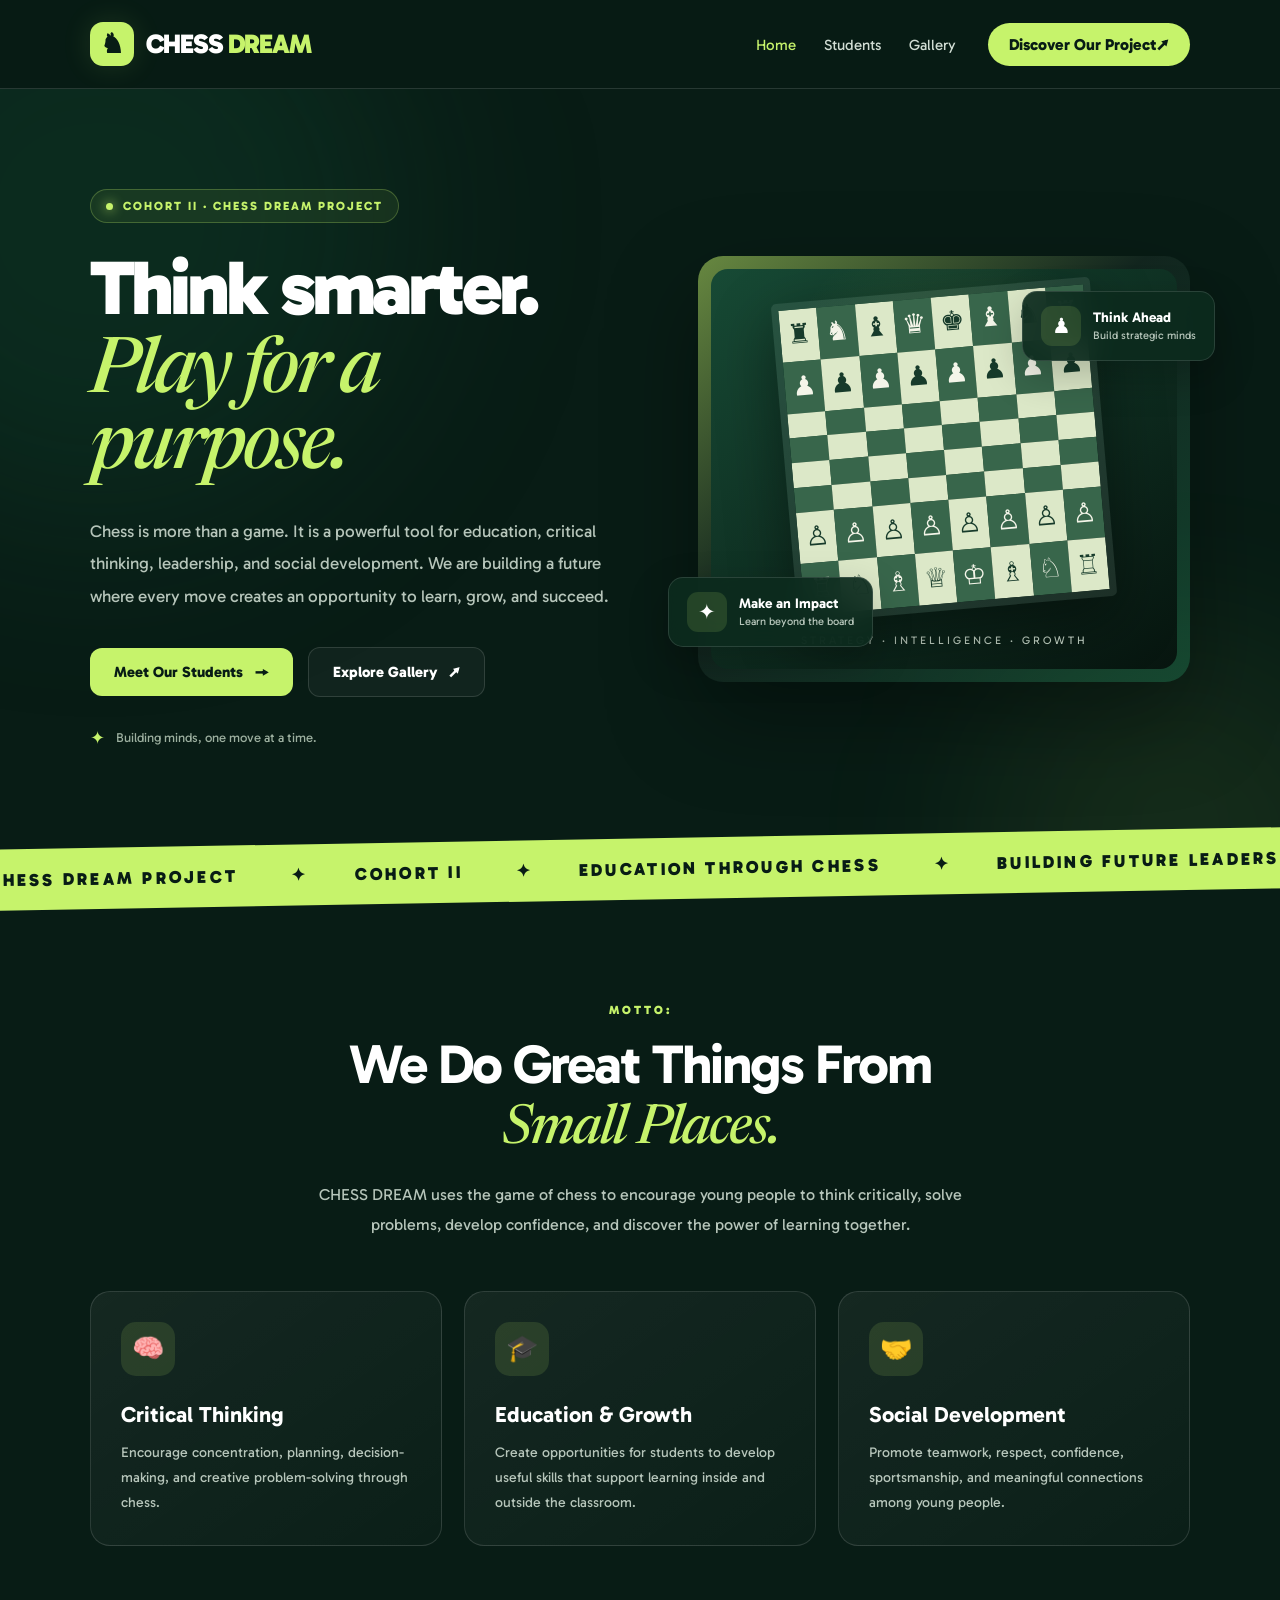
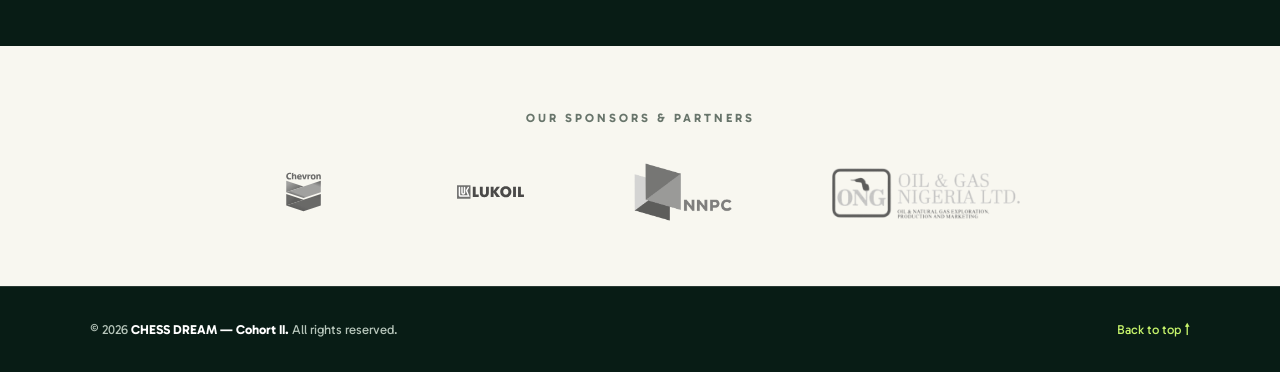
<file: index.html>
<!DOCTYPE html>
<html lang="en">

<head>
  <meta charset="UTF-8">
  <meta name="viewport" content="width=device-width, initial-scale=1.0">

  <meta name="theme-color" content="#081c15">
  <meta name="description"
    content="CHESS DREAM Cohort II — Using chess as a tool for education, leadership, and social development.">

  <title>CHESS DREAM | Cohort II</title>

  <!-- Google Fonts -->
  <link rel="preconnect" href="https://fonts.googleapis.com">
  <link rel="preconnect" href="https://fonts.gstatic.com" crossorigin>

  <link
    href="https://fonts.googleapis.com/css2?family=Gabarito:wght@400;500;600;700;800;900&family=Newsreader:opsz,wght@6..72,400;6..72,500;6..72,600;6..72,700&display=swap"
    rel="stylesheet">

  <link rel="stylesheet" href="index.css">

</head>

<body>

  <!-- NAVIGATION -->
  <header>
    <nav class="navbar" aria-label="Main navigation">

      <a class="navbar-brand" href="index.html" aria-label="Chess Dream home">
        <span class="brand-icon" aria-hidden="true">♞</span>
        <span>CHESS <span class="brand-highlight">DREAM</span></span>
      </a>

      <button class="menu-toggle" id="menuToggle" type="button" aria-label="Open navigation menu"
        aria-controls="navRight" aria-expanded="false">
        ☰
      </button>

      <div class="nav-right" id="navRight">
        <ul class="nav-links">
          <li><a class="active" href="index.html">Home</a></li>
          <li><a href="student.html">Students</a></li>
          <li><a href="gallery.html">Gallery</a></li>
        </ul>

        <a class="nav-cta" href="#about">
          Discover Our Project <span aria-hidden="true">↗</span>
        </a>
      </div>

    </nav>
  </header>

  <main>

    <!-- HERO SECTION -->
    <section class="hero">

      <div class="hero-content">

        <div class="eyebrow">
          <span class="eyebrow-dot"></span>
          COHORT II · CHESS DREAM PROJECT
        </div>

        <h1>
          Think smarter.
          <span>Play for a purpose.</span>
        </h1>

        <p class="hero-description">
          Chess is more than a game. It is a powerful tool for education,
          critical thinking, leadership, and social development.
          We are building a future where every move creates an opportunity
          to learn, grow, and succeed.
        </p>

        <div class="hero-buttons">
          <a class="button-primary" href="student.html">
            Meet Our Students <span aria-hidden="true">→</span>
          </a>

          <a class="button-secondary" href="gallery.html">
            Explore Gallery <span aria-hidden="true">↗</span>
          </a>
        </div>

        <div class="hero-note">
          <span aria-hidden="true">✦</span>
          Building minds, one move at a time.
        </div>

      </div>

      <!-- Decorative chessboard built with HTML and CSS -->
      <div class="hero-visual" aria-label="Decorative chessboard">

        <div class="visual-frame">

          <div class="visual-inner">

            <div class="chess-board" id="chessBoard" aria-hidden="true"></div>

            <p class="visual-caption">
              Strategy · Intelligence · Growth
            </p>

          </div>

        </div>

        <div class="floating-card top">
          <div class="floating-icon" aria-hidden="true">♟</div>
          <div>
            <strong>Think Ahead</strong>
            <small>Build strategic minds</small>
          </div>
        </div>

        <div class="floating-card bottom">
          <div class="floating-icon" aria-hidden="true">✦</div>
          <div>
            <strong>Make an Impact</strong>
            <small>Learn beyond the board</small>
          </div>
        </div>

      </div>

    </section>

    <!-- MOVING BANNER -->
    <div class="marquee-container" aria-label="Chess Dream Project Cohort Two">
      <div class="marquee-text">
        <span>CHESS DREAM PROJECT</span>
        <span>COHORT II</span>
        <span>EDUCATION THROUGH CHESS</span>
        <span>BUILDING FUTURE LEADERS</span>
        <span aria-hidden="true">CHESS DREAM PROJECT</span>
        <span aria-hidden="true">COHORT II</span>
        <span aria-hidden="true">EDUCATION THROUGH CHESS</span>
        <span aria-hidden="true">BUILDING FUTURE LEADERS</span>
      </div>
    </div>

    <!-- ABOUT THE PROJECT -->
    <section class="section" id="about">

      <div class="section-heading">

        <span class="section-label">MOTTO:</span>

        <h2>
          We Do Great Things From
          <span>Small Places.</span>
        </h2>

        <p>
          CHESS DREAM uses the game of chess to encourage young people
          to think critically, solve problems, develop confidence, and
          discover the power of learning together.
        </p>

      </div>

      <div class="feature-grid">

        <article class="feature-card">
          <div class="feature-icon" aria-hidden="true">🧠</div>
          <h3>Critical Thinking</h3>
          <p>
            Encourage concentration, planning, decision-making, and
            creative problem-solving through chess.
          </p>
        </article>

        <article class="feature-card">
          <div class="feature-icon" aria-hidden="true">🎓</div>
          <h3>Education & Growth</h3>
          <p>
            Create opportunities for students to develop useful skills
            that support learning inside and outside the classroom.
          </p>
        </article>

        <article class="feature-card">
          <div class="feature-icon" aria-hidden="true">🤝</div>
          <h3>Social Development</h3>
          <p>
            Promote teamwork, respect, confidence, sportsmanship,
            and meaningful connections among young people.
          </p>
        </article>

      </div>

    </section>

    <!-- SPONSORS -->
    <section class="sponsors" aria-labelledby="sponsorsHeading">

      <h2 id="sponsorsHeading">Our Sponsors & Partners</h2>

      <div class="sponsor-container">

        <img src="images/logos/chevron.svg" alt="Chevron" loading="lazy">

        <img src="images/logos/lukoil.svg" alt="Lukoil" loading="lazy">

        <img src="images/logos/Nigerian_National_Petroleum_Company_logo.svg.webp"
          alt="Nigerian National Petroleum Company" loading="lazy">

        <img src="images/logos/oil_gas_ng.png" alt="Oil & Gas Nigeria" loading="lazy">
      </div>

    </section>

  </main>

  <!-- FOOTER -->
  <footer class="footer">

    <p>
      © <span id="year"></span>
      <strong>CHESS DREAM — Cohort II.</strong>
      All rights reserved.
    </p>

    <a href="#top" id="backToTop">Back to top ↑</a>

  </footer>

  <script>
    /* =========================
       GENERATE THE CHESSBOARD
    ========================= */

    const chessBoard = document.getElementById("chessBoard");

    const chessPieces = [
      ["♜", "♞", "♝", "♛", "♚", "♝", "♞", "♜"],
      ["♟", "♟", "♟", "♟", "♟", "♟", "♟", "♟"],
      ["", "", "", "", "", "", "", ""],
      ["", "", "", "", "", "", "", ""],
      ["", "", "", "", "", "", "", ""],
      ["", "", "", "", "", "", "", ""],
      ["♙", "♙", "♙", "♙", "♙", "♙", "♙", "♙"],
      ["♖", "♘", "♗", "♕", "♔", "♗", "♘", "♖"]
    ];

    chessPieces.forEach((row, rowIndex) => {
      row.forEach((piece, columnIndex) => {
        const square = document.createElement("div");

        const isLight = (rowIndex + columnIndex) % 2 === 0;

        square.className = `square ${isLight ? "light" : "dark"}`;
        square.textContent = piece;

        chessBoard.appendChild(square);
      });
    });

    /* =========================
       MOBILE NAVIGATION
    ========================= */

    const menuToggle = document.getElementById("menuToggle");
    const navRight = document.getElementById("navRight");

    menuToggle.addEventListener("click", () => {
      const isOpen = navRight.classList.toggle("open");

      menuToggle.setAttribute("aria-expanded", String(isOpen));
      menuToggle.setAttribute(
        "aria-label",
        isOpen ? "Close navigation menu" : "Open navigation menu"
      );

      menuToggle.textContent = isOpen ? "✕" : "☰";
    });

    // Close the menu after selecting a navigation link.
    navRight.querySelectorAll("a").forEach(link => {
      link.addEventListener("click", () => {
        navRight.classList.remove("open");
        menuToggle.setAttribute("aria-expanded", "false");
        menuToggle.setAttribute("aria-label", "Open navigation menu");
        menuToggle.textContent = "☰";
      });
    });

    /* =========================
       AUTOMATIC COPYRIGHT YEAR
    ========================= */

    document.getElementById("year").textContent =
      new Date().getFullYear();
  </script>

</body>

</html>
</file>
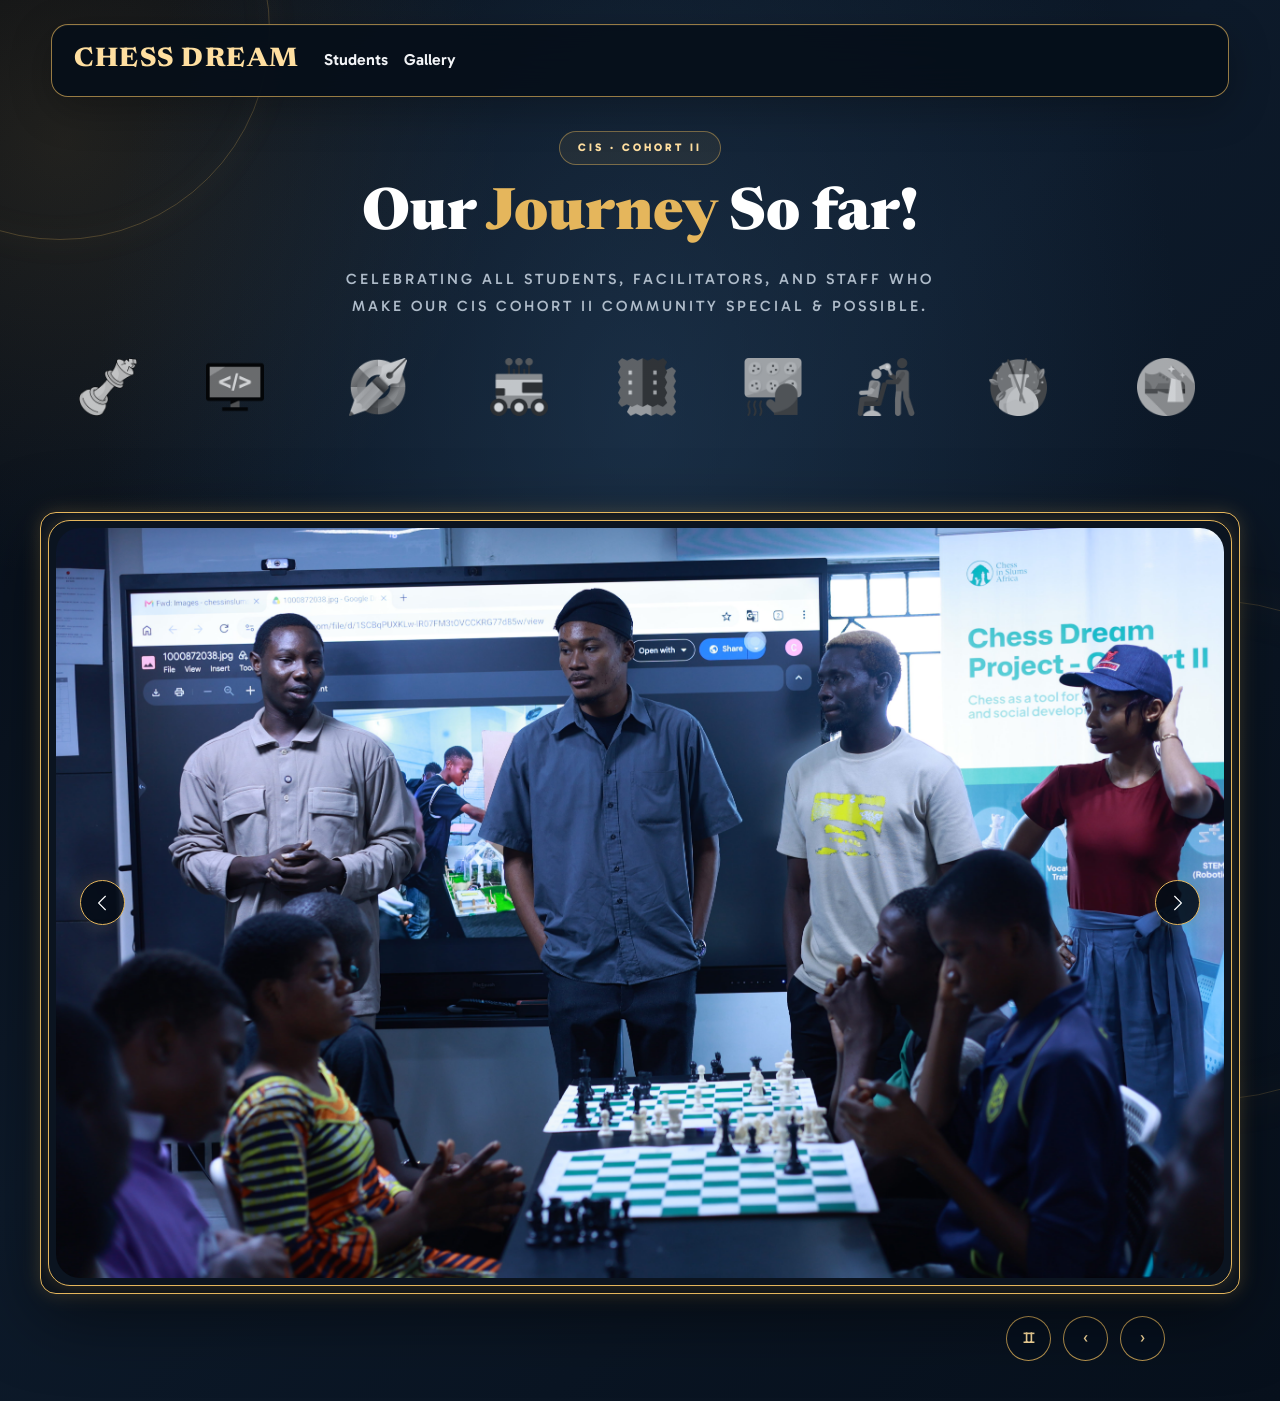
<file: gallery.html>
<!DOCTYPE html>
<html lang="en">

<head>
  <meta charset="UTF-8">
  <meta name="viewport" content="width=device-width, initial-scale=1.0">

  <title>CIS Cohort II | Chess Dream</title>

  <link href="https://cdn.jsdelivr.net/npm/bootstrap@5.3.3/dist/css/bootstrap.min.css" rel="stylesheet">

  <link rel="preconnect" href="https://fonts.googleapis.com">
  <link rel="preconnect" href="https://fonts.gstatic.com" crossorigin>

  <link
    href="https://fonts.googleapis.com/css2?family=Gabarito:wght@400;500;600;700;800;900&family=Newsreader:ital,opsz,wght@0,6..72,300..800;1,6..72,300..800&display=swap"
    rel="stylesheet">
  <link rel="stylesheet" href="gallery.css">
</head>

<body>

  <main>
    <!-- ORIGINAL NAVIGATION BAR -->
    <nav class="navbar navbar-expand-lg navbar-dark" data-bs-theme="dark">

      <div class="container-fluid">

        <a class="navbar-brand" href="index.html">
          CHESS DREAM
        </a>

        <button class="navbar-toggler" type="button" data-bs-toggle="collapse" data-bs-target="#navbarDarkDrawer"
          aria-controls="navbarDarkDrawer" aria-expanded="false" aria-label="Toggle navigation">

          <span class="navbar-toggler-icon"></span>

        </button>

        <div class="collapse navbar-collapse" id="navbarDarkDrawer">

          <ul class="navbar-nav me-auto">

            <li class="nav-item">
              <a class="nav-link" aria-current="page" href="student.html">
                Students
              </a>
            </li>

            <li class="nav-item">
              <a class="nav-link" href="gallery.html">
                Gallery
              </a>
            </li>

          </ul>

        </div>

      </div>
    </nav>


    <!-- STUDENTS HEADING -->
    <section class="students-heading" style="margin: 24px auto 0">
      <div class="students-label">
        CIS · Cohort II
      </div>

      <h1>
        Our <span>Journey</span> So far!
      </h1>


    </section>


    <!-- Vocations & Classes -->
    <section class="voc_classes">

      <!-- <h2>Our Vocation & Classes</h2> -->

      <h2>
        Celebrating all students, facilitators, and staff who make
        our CIS Cohort II community special & possible.
      </h2>

      <div class="voc_classes-container">
        <div>
          <img src="images/icons/king_.png" alt=" Chevron" loading="lazy">
          <label for="">Chess Edu.</label>
        </div>

        <div>
          <img src="images/icons/webcoding.png" alt="Lukoil" loading="lazy">
          <label for="">Web Dev.</label>

        </div>

        <div>
          <img src="images/icons/graphic-designer.png" alt="Nigerian National Petroleum Company" loading="lazy">
          <label for="">Graphic Design</label>
        </div>

        <div>
          <img src="images/icons/robotics.png" alt="Oil & Gas Nigeria" loading="lazy">
          <label for="">Robotics</label>
        </div>

        <div>
          <img src="images/icons/scraps.png" alt="scrapping to style" loading="lazy">
          <label for="">Scrap2Style </label>
        </div>

        <div>
          <img src="images/icons/baking.png" alt="baking" loading="lazy">
          <label for="">Baking</label>
        </div>

        <div>
          <img src="images/icons/barber.png" alt="barbing" loading="lazy">
          <label for="">Barbing</label>
        </div>

        <div>
          <img src="images/icons/scents.png" alt="scent making" loading="lazy">

          <label for="">Scent Making</label>
        </div>

        <div>
          <img src="images/icons/shoemaking.png" alt="scrapping" loading="lazy">

          <label for="">Shoe Making</label>
        </div>

      </div>

    </section>


    <!-- ORIGINAL STUDENT IMAGE SLIDESHOW -->
    <section id="picture_slide">
      <div id="carouselExampleAutoplaying" class="carousel slide" data-bs-ride="carousel" data-bs-interval="1500">

        <div class="slide">
          <div class="carousel-inner">

            <!-- WEEK ONE -->
            <div class="carousel-item active">
              <img src="images/wk1/pic_1.JPG" class="slide__image" alt="CIS student photograph 3" loading="lazy">
            </div>

            <div class="carousel-item">
              <img src="images/wk1/pic_2.JPG" class="slide__image" alt="CIS student photograph 3" loading="lazy">
            </div>

            <div class="carousel-item">
              <img src="images/wk1/pic_3.JPG" class="slide__image" alt="CIS student photograph 3" loading="lazy">
            </div>

            <div class="carousel-item">
              <img src="images/wk1/pic_4.JPG" class="slide__image" alt="CIS student photograph 3" loading="lazy">
            </div>

            <div class="carousel-item">
              <img src="images/wk1/pic_5.JPG" class="slide__image" alt="CIS student photograph 3" loading="lazy">
            </div>

            <div class="carousel-item">
              <img src="images/wk1/pic_6.JPG" class="slide__image" alt="CIS student photograph 3" loading="lazy">
            </div>

            <div class="carousel-item">
              <img src="images/wk1/pic_7.JPG" class="slide__image" alt="CIS student photograph 4" loading="lazy">
            </div>

            <!-- WEEK THREE -->
            <div class="carousel-item">
              <img src="images/wk3/pic_1.jpg" class="slide__image" alt="CIS student photograph 3" loading="lazy">
            </div>

            <div class="carousel-item">
              <img src="images/wk3/pic_2.jpg" class="slide__image" alt="CIS student photograph 3" loading="lazy">
            </div>

            <div class="carousel-item">
              <img src="images/wk3/pic_3.jpg" class="slide__image" alt="CIS student photograph 3" loading="lazy">
            </div>

            <div class="carousel-item">
              <img src="images/wk3/pic_4.jpg" class="slide__image" alt="CIS student photograph 3" loading="lazy">
            </div>

            <div class="carousel-item">
              <img src="images/wk3/pic_5.jpg" class="slide__image" alt="CIS student photograph 3" loading="lazy">
            </div>

            <!-- WEEK SEVEN -->
            <div class="carousel-item">
              <img src="images/wk7/pic_1.jpg" class="slide__image" alt="CIS student photograph 3" loading="lazy">
            </div>

            <!-- WEEK PLUS++ -->
            <div class="carousel-item">
              <img src="images/wk++/pic_1.JPG" class="slide__image" alt="CIS student photograph 1">
            </div>

            <div class="carousel-item">
              <img src="images/wk++/pic_2.jpg" class="slide__image" alt="CIS student photograph 2" loading="lazy">
            </div>

            <div class="carousel-item">
              <img src="images/wk++/pic_3.jpg" class="slide__image" alt="CIS student photograph 3" loading="lazy">
            </div>

            <div class="carousel-item">
              <img src="images/wk++/pic_4.jpg" class="slide__image" alt="CIS student photograph 3" loading="lazy">
            </div>

            <div class="carousel-item">
              <img src="images/wk++/pic_5.jpg" class="slide__image" alt="CIS student photograph 3" loading="lazy">
            </div>

            <div class="carousel-item">
              <img src="images/wk++/pic_6.jpg" class="slide__image" alt="CIS student photograph 3" loading="lazy">
            </div>

            <div class="carousel-item">
              <img src="images/wk++/pic_7.jpg" class="slide__image" alt="CIS student photograph 3" loading="lazy">
            </div>

            <div class="carousel-item">
              <img src="images/wk++/pic_8.jpg" class="slide__image" alt="CIS student photograph 3" loading="lazy">
            </div>

            <div class="carousel-item">
              <img src="images/wk++/pic_9.jpg" class="slide__image" alt="CIS student photograph 3" loading="lazy">
            </div>

            <div class="carousel-item">
              <img src="images/wk++/pic_10.jpg" class="slide__image" alt="CIS student photograph 3" loading="lazy">
            </div>

            <div class="carousel-item">
              <img src="images/wk++/pic_11.jpg" class="slide__image" alt="CIS student photograph 3" loading="lazy">
            </div>

            <div class="carousel-item">
              <img src="images/wk++/pic_12.jpg" class="slide__image" alt="CIS student photograph 3" loading="lazy">
            </div>

            <div class="carousel-item">
              <img src="images/wk++/pic_13.jpg" class="slide__image" alt="CIS student photograph 3" loading="lazy">
            </div>

            <div class="carousel-item">
              <img src="images/wk++/pic_14.jpg" class="slide__image" alt="CIS student photograph 3" loading="lazy">
            </div>

            <div class="carousel-item">
              <img src="images/wk++/pic_15.jpg" class="slide__image" alt="CIS student photograph 3" loading="lazy">
            </div>

            <div class="carousel-item">
              <img src="images/wk++/pic_15_1.jpg" class="slide__image" alt="CIS student photograph 3" loading="lazy">
            </div>

            <div class="carousel-item">
              <img src="images/wk++/pic_15_2.jpg" class="slide__image" alt="CIS student photograph 3" loading="lazy">
            </div>

            <div class="carousel-item">
              <img src="images/wk++/pic_16.jpg" class="slide__image" alt="CIS student photograph 3" loading="lazy">
            </div>

            <div class="carousel-item">
              <img src="images/wk++/pic_17.jpg" class="slide__image" alt="CIS student photograph 3" loading="lazy">
            </div>

            <div class="carousel-item">
              <img src="images/wk++/pic_18.jpg" class="slide__image" alt="CIS student photograph 3" loading="lazy">
            </div>

            <div class="carousel-item">
              <img src="images/wk++/pic_19.jpg" class="slide__image" alt="CIS student photograph 3" loading="lazy">
            </div>

            <div class="carousel-item">
              <img src="images/wk++/pic_20.jpg" class="slide__image" alt="CIS student photograph 3" loading="lazy">
            </div>

            <div class="carousel-item">
              <img src="images/wk++/pic_21.jpg" class="slide__image" alt="CIS student photograph 3" loading="lazy">
            </div>

            <div class="carousel-item">
              <img src="images/wk++/pic_22.jpg" class="slide__image" alt="CIS student photograph 3" loading="lazy">
            </div>

            <div class="carousel-item">
              <img src="images/wk++/pic_23.jpg" class="slide__image" alt="CIS student photograph 3" loading="lazy">
            </div>

            <div class="carousel-item">
              <img src="images/wk++/pic_24.jpg" class="slide__image" alt="CIS student photograph 3" loading="lazy">
            </div>

            <div class="carousel-item">
              <img src="images/wk++/pic_25.jpg" class="slide__image" alt="CIS student photograph 3" loading="lazy">
            </div>

            <div class="carousel-item">
              <img src="images/wk++/pic_26.jpg" class="slide__image" alt="CIS student photograph 3" loading="lazy">
            </div>
          </div>

          <!-- ORIGINAL PREVIOUS AND NEXT CONTROLS -->
          <button class="carousel-control-prev" type="button" data-bs-target="#carouselExampleAutoplaying"
            data-bs-slide="prev" aria-label="Previous slide">

            <span class="carousel-control-prev-icon" aria-hidden="true">
            </span>

            <span class="visually-hidden">Previous</span>

          </button>

          <button class="carousel-control-next" type="button" data-bs-target="#carouselExampleAutoplaying"
            data-bs-slide="next" aria-label="Next slide">

            <span class="carousel-control-next-icon" aria-hidden="true">
            </span>

            <span class="visually-hidden">Next</span>

          </button>

        </div>

      </div>

      <!-- ORIGINAL PLAY, PAUSE AND NAVIGATION CONTROLS -->
      <div class="carousel-controls">

        <button id="pausePlayButton" class="btn-icon" type="button" aria-label="Pause slideshow">

          <span id="pausePlayIcon" aria-hidden="true">Ⅱ</span>

        </button>

        <button class="btn-icon" type="button" data-bs-target="#carouselExampleAutoplaying" data-bs-slide="prev"
          aria-label="Previous slide">

          <span aria-hidden="true">‹</span>

        </button>

        <button class="btn-icon" type="button" data-bs-target="#carouselExampleAutoplaying" data-bs-slide="next"
          aria-label="Next slide">

          <span aria-hidden="true">›</span>

        </button>

      </div>
    </section>
  </main>

  <!-- BOOTSTRAP JAVASCRIPT -->
  <script src="https://cdn.jsdelivr.net/npm/bootstrap@5.3.3/dist/js/bootstrap.bundle.min.js"></script>
</body>

</html>
</file>
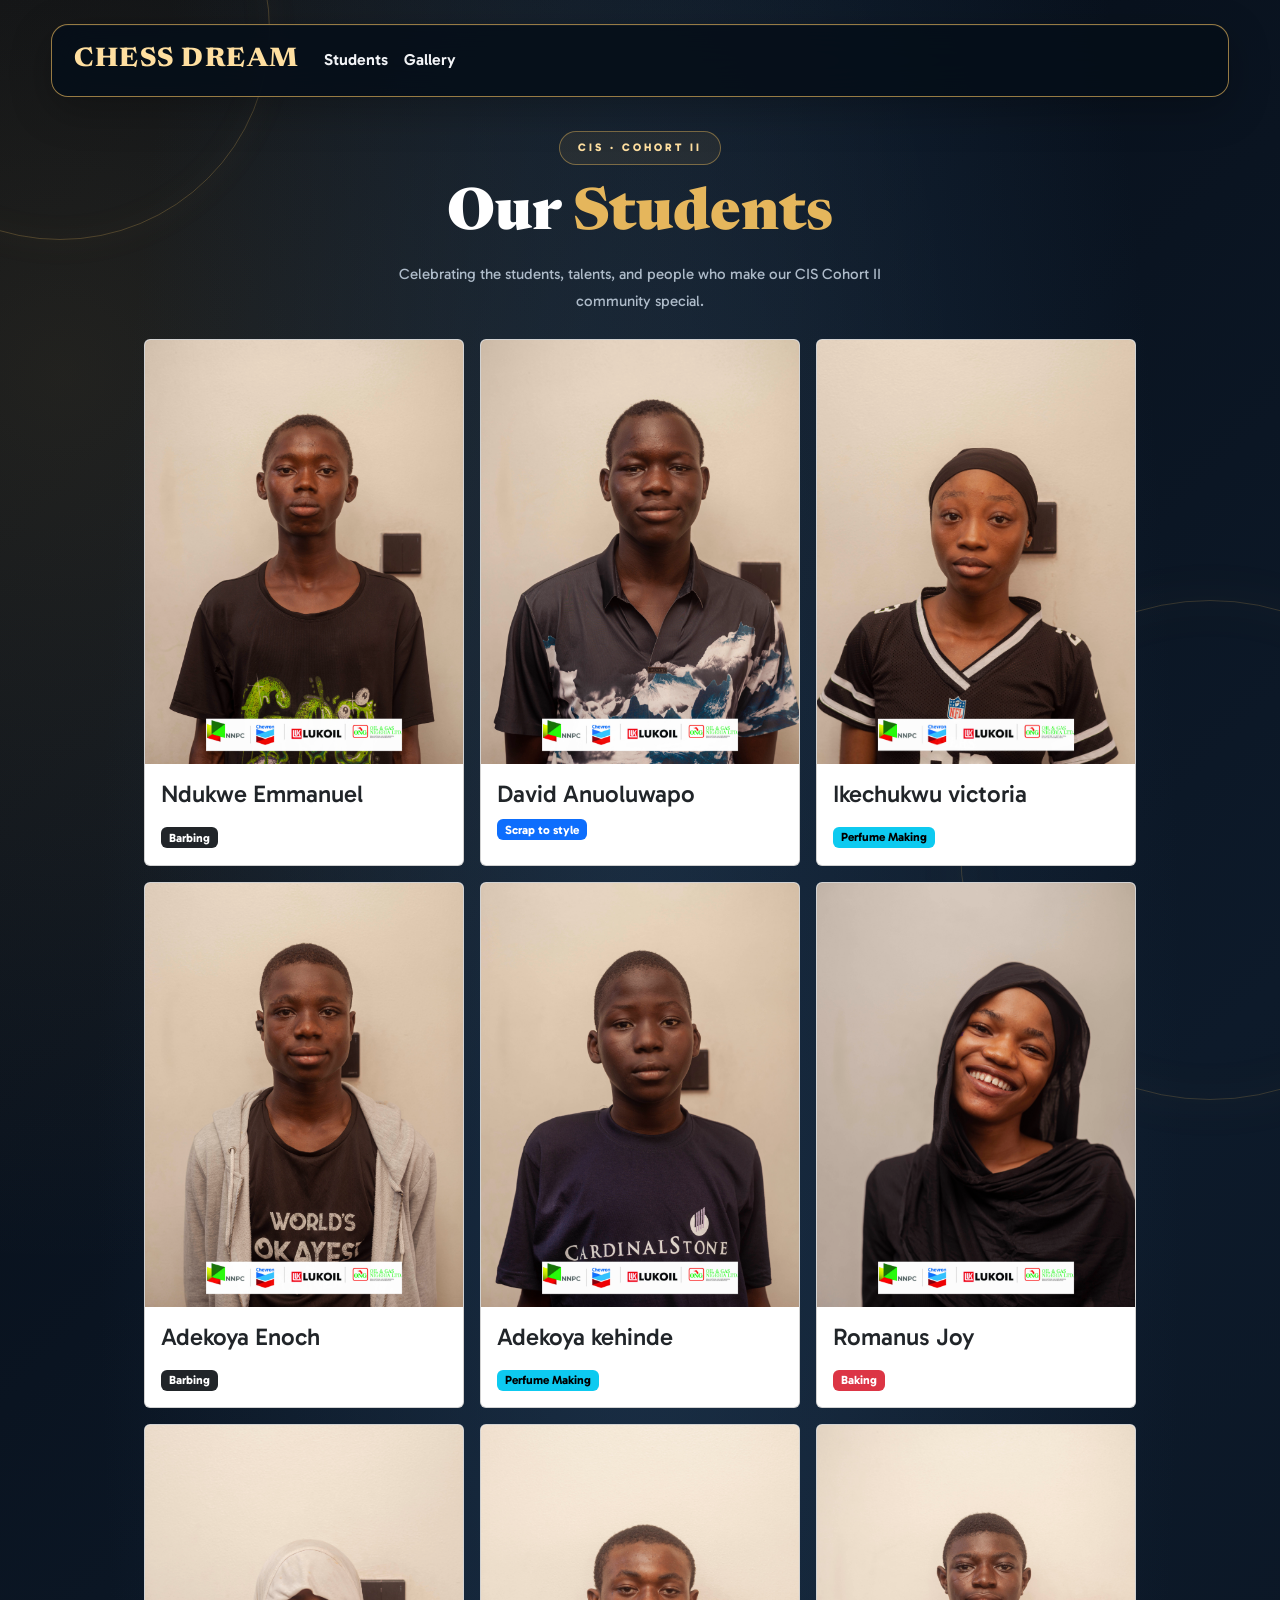
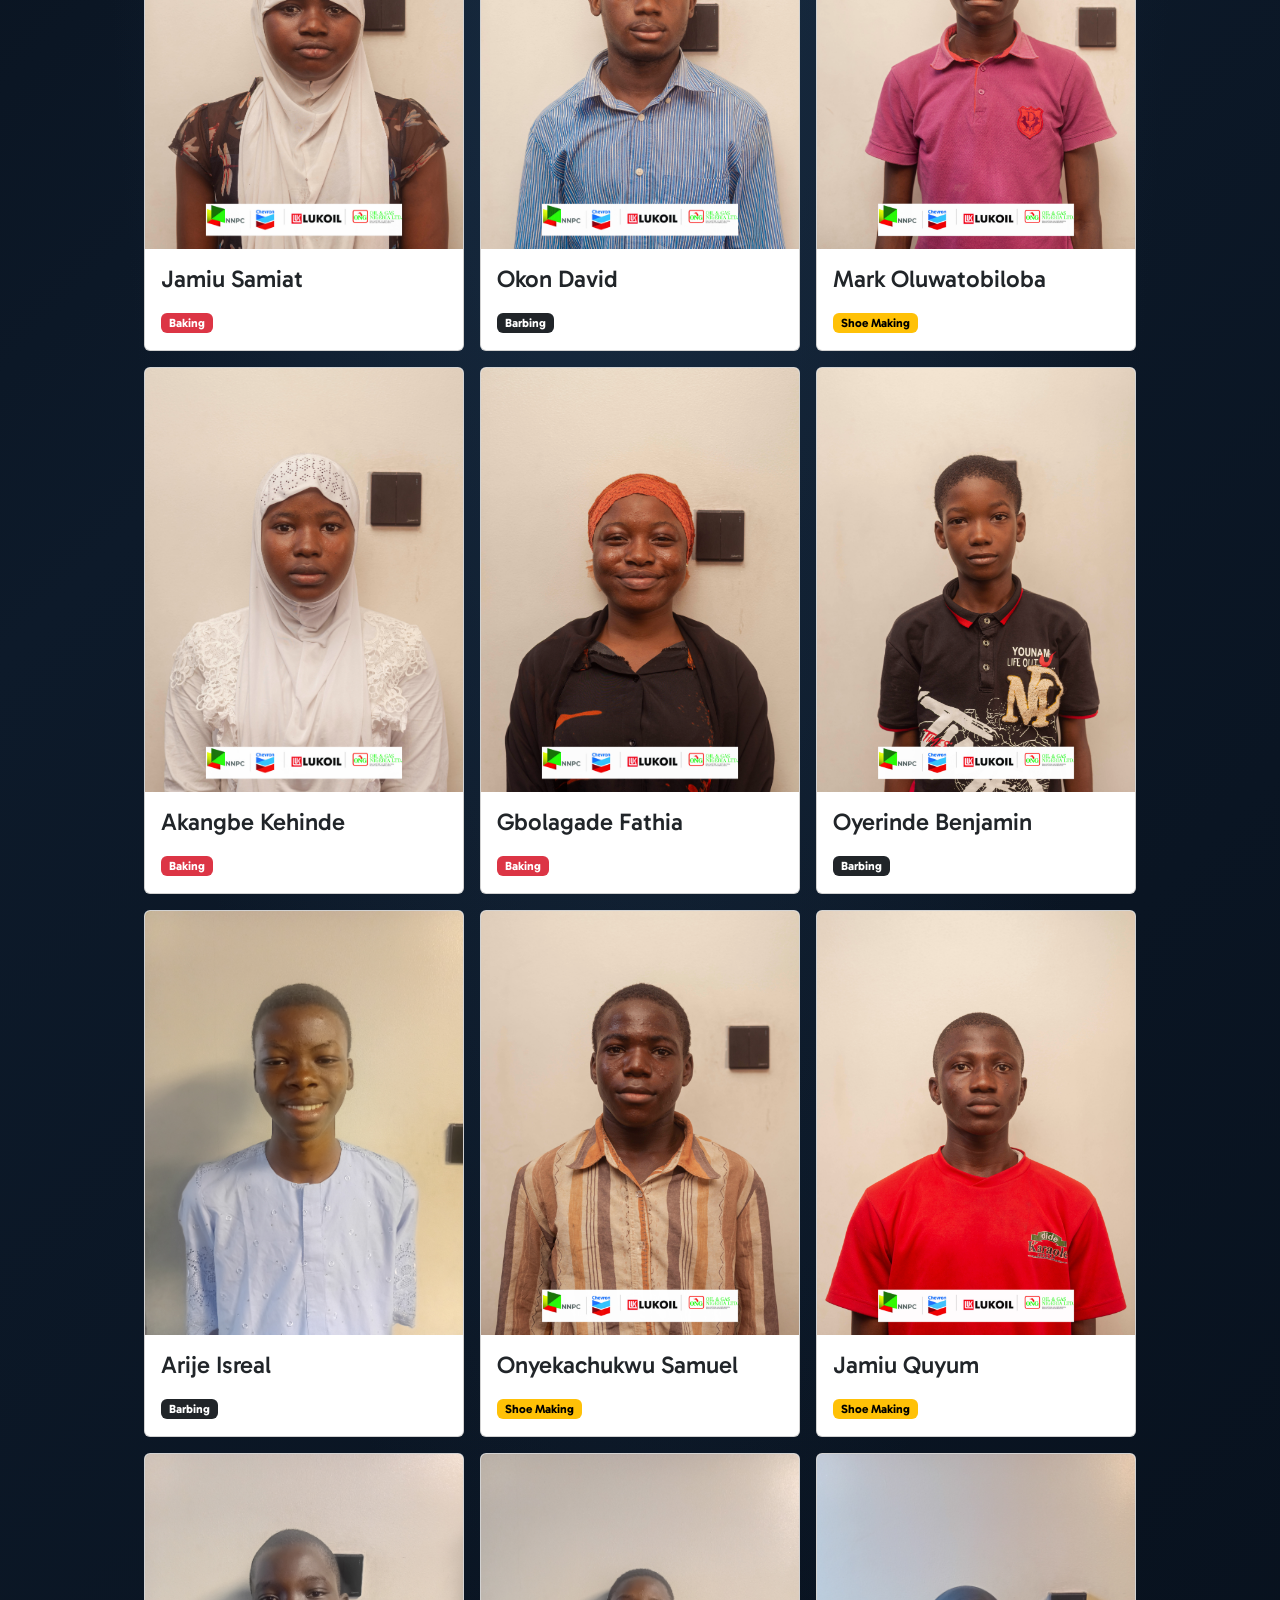
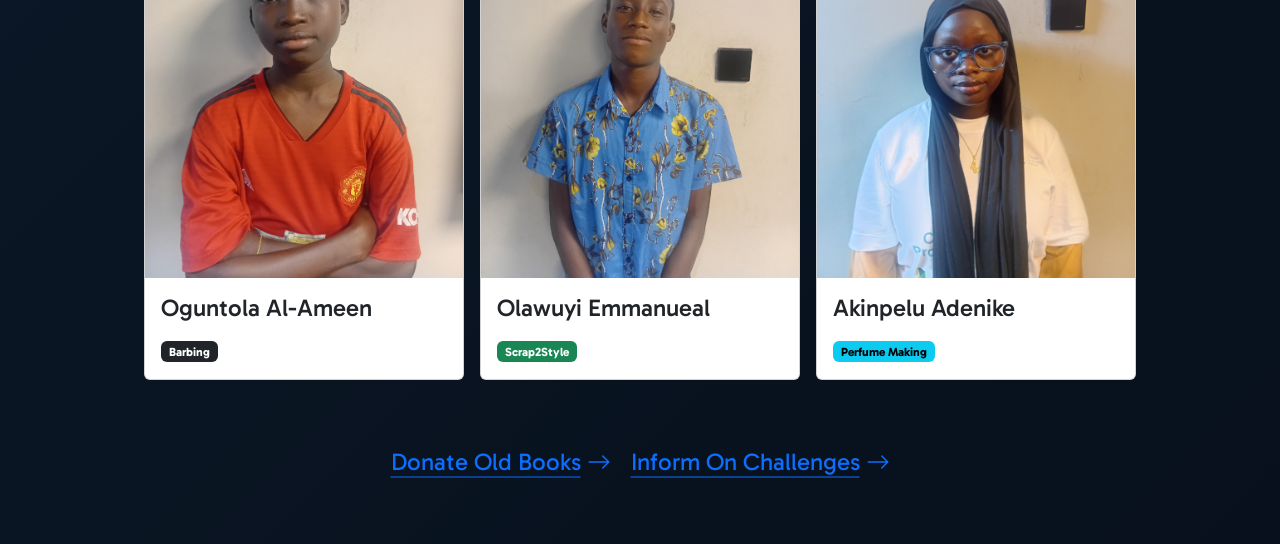
<file: student.html>
<!DOCTYPE html>
<html lang="en">

<head>
  <meta charset="UTF-8">
  <meta name="viewport" content="width=device-width, initial-scale=1.0">

  <title>CIS Cohort II | Chess Dream</title>

  <link href="https://cdn.jsdelivr.net/npm/bootstrap@5.3.3/dist/css/bootstrap.min.css" rel="stylesheet">

  <link rel="preconnect" href="https://fonts.googleapis.com">
  <link rel="preconnect" href="https://fonts.gstatic.com" crossorigin>

  <link
    href="https://fonts.googleapis.com/css2?family=Gabarito:wght@400;500;600;700;800;900&family=Newsreader:ital,opsz,wght@0,6..72,300..800;1,6..72,300..800&display=swap"
    rel="stylesheet">
  <link rel="stylesheet" href="student.css">
</head>

<body>

  <main>

    <!-- ORIGINAL NAVIGATION BAR -->
    <nav class="navbar navbar-expand-lg navbar-dark" data-bs-theme="dark">

      <div class="container-fluid">

        <a class="navbar-brand" href="index.html">
          CHESS DREAM
        </a>

        <button class="navbar-toggler" type="button" data-bs-toggle="collapse" data-bs-target="#navbarDarkDrawer"
          aria-controls="navbarDarkDrawer" aria-expanded="false" aria-label="Toggle navigation">

          <span class="navbar-toggler-icon"></span>

        </button>

        <div class="collapse navbar-collapse" id="navbarDarkDrawer">
          <ul class="navbar-nav me-auto">

            <li class="nav-item">
              <a class="nav-link" aria-current="page" href="student.html">
                Students
              </a>
            </li>

            <li class="nav-item">
              <a class="nav-link" href="gallery.html">
                Gallery
              </a>
            </li>

          </ul>
        </div>

      </div>

    </nav>


    <!-- STUDENTS HEADING -->
    <section class="students-heading" style="margin: 24px auto">
      <div class="students-label">
        CIS · Cohort II
      </div>

      <h1>
        Our <span>Students</span>
      </h1>

      <p>
        Celebrating the students, talents, and people who make
        our CIS Cohort II community special.
      </p>

    </section>

    <!-- ORIGINAL STUDENT IMAGE SLIDESHOW -->
    <section id="picture_repo">
      <section class="card picture_repo__student">
        <img src="images/student-images/ndukwe-emmanuel.jpg" class="card-img-top" alt="...">
        <div class="card-body">
          <h4 class="card-title">Ndukwe Emmanuel</h4>
          <p class="card-text"></p>
          <span class="badge text-bg-dark">Barbing</span>

        </div>
      </section>

      <section class="card picture_repo__student">
        <img src="images/student-images/david-anuoluwapo.jpg" class="card-img-top" alt="...">
        <div class="card-body">
          <h4 class="card-title">David Anuoluwapo</h4>
          <span class="badge text-bg-primary">Scrap to style </span>
          <p class="card-text"></p>
        </div>
      </section>

      <section class="card picture_repo__student">
        <img src="images/student-images/ikechukwu-victoria.jpg" class="card-img-top" alt="...">
        <div class="card-body">
          <h4 class="card-title">Ikechukwu victoria</h4>
          <p class="card-text"></p>
          <span class="badge text-bg-info">Perfume Making</span>
        </div>
      </section>

      <section class="card picture_repo__student">
        <img src="images/student-images/adekoya-enoch.jpg" class="card-img-top" alt="...">
        <div class="card-body">
          <h4 class="card-title">Adekoya Enoch</h4>
          <p class="card-text"></p>
          <span class="badge text-bg-dark">Barbing</span>
        </div>
      </section>
      <section class="card picture_repo__student">
        <img src="images/student-images/adekoya-kehinde.jpg" class="card-img-top" alt="...">
        <div class="card-body">
          <h4 class="card-title">Adekoya kehinde</h4>
          <p class="card-text"></p>
          <span class="badge text-bg-info">Perfume Making</span>

        </div>
      </section>

      <section class="card picture_repo__student">
        <img src="images/student-images/romanus-joy.jpg" class="card-img-top" alt="...">
        <div class="card-body">
          <h4 class="card-title">Romanus Joy</h4>
          <p class="card-text"></p>
          <span class="badge text-bg-danger">Baking</span>
        </div>
      </section>

      <section class="card picture_repo__student">
        <img src="images/student-images/jamiu-samiat.jpg" class="card-img-top" alt="...">
        <div class="card-body">
          <h4 class="card-title">Jamiu Samiat</h4>
          <p class="card-text"></p>
          <span class="badge text-bg-danger">Baking</span>
        </div>
      </section>

      <section class="card picture_repo__student">
        <img src="images/student-images/okon-david.jpg" class="card-img-top" alt="...">
        <div class="card-body">
          <h4 class="card-title">Okon David</h4>
          <p class="card-text"></p>
          <span class="badge text-bg-dark">Barbing</span>
        </div>
      </section>

      <section class="card picture_repo__student">
        <img src="images/student-images/mark-oluwatobiloba.jpg" class="card-img-top" alt="...">
        <div class="card-body">
          <h4 class="card-title">Mark Oluwatobiloba</h4>
          <p class="card-text"></p>
          <span class="badge text-bg-warning">Shoe Making</span>
        </div>
      </section>

      <section class="card picture_repo__student">
        <img src="images/student-images/akangbe-kehinde.jpg" class="card-img-top" alt="...">
        <div class="card-body">
          <h4 class="card-title">Akangbe Kehinde</h4>
          <p class="card-text"></p>
          <span class="badge text-bg-danger">Baking</span>
        </div>
      </section>
      <section class="card picture_repo__student">
        <img src="images/student-images/gbolagade-fathia.jpg  " class="card-img-top" alt="...">
        <div class="card-body">
          <h4 class="card-title">Gbolagade Fathia</h4>
          <p class="card-text"></p>
          <span class="badge text-bg-danger">Baking</span>
        </div>
      </section>


      <section class="card picture_repo__student">
        <img src="images/student-images/oyerinde-benjamin.jpg" class="card-img-top" alt="...">
        <div class="card-body">
          <h4 class="card-title">Oyerinde Benjamin</h4>
          <p class="card-text"></p>
          <span class="badge text-bg-dark">Barbing</span>
        </div>
      </section>


      <section class="card picture_repo__student">
        <img src="images/student-images/ajile-isreal.jpg" class="card-img-top" alt="...">
        <div class="card-body">
          <h4 class="card-title">Arije Isreal</h4>
          <p class="card-text"></p>
          <span class="badge text-bg-dark">Barbing</span>
        </div>
      </section>


      <section class="card picture_repo__student">
        <img src="images/student-images/onyekachukwu-samuel.jpg" class="card-img-top" alt="...">
        <div class="card-body">
          <h4 class="card-title">Onyekachukwu Samuel</h4>
          <p class="card-text"></p>
          <span class="badge text-bg-warning">Shoe Making</span>
        </div>
      </section>


      <section class="card picture_repo__student">
        <img src="images/student-images/jamiu-quyum.jpg" class="card-img-top" alt="...">
        <div class="card-body">
          <h4 class="card-title">Jamiu Quyum</h4>
          <p class="card-text"></p>
          <span class="badge text-bg-warning">Shoe Making</span>
        </div>
      </section>
      <section class="card picture_repo__student">
        <img src="images/student-images/oguntola-al-ameen.jpg" class="card-img-top" alt="...">
        <div class="card-body">
          <h4 class="card-title">Oguntola Al-Ameen</h4>
          <p class="card-text"></p>
          <span class="badge text-bg-dark">Barbing</span>
        </div>
      </section>
      <section class="card picture_repo__student">
        <img src="images/student-images/olawuyi-emmanuel.jpg" class="card-img-top" alt="...">
        <div class="card-body">
          <h4 class="card-title">Olawuyi Emmanueal</h4>
          <p class="card-text"></p>
          <span class="badge text-bg-success">Scrap2Style</span>
        </div>
      </section>
      <section class="card picture_repo__student">
        <img src="images/student-images/akinpelu-adenike.jpg" class="card-img-top" alt="...">
        <div class="card-body">
          <h4 class="card-title">Akinpelu Adenike</h4>
          <p class="card-text"></p>
          <span class="badge text-bg-info">Perfume Making</span>
        </div>
      </section>
    </section>

    <section style="width: fit-content; display: flex; margin: 64px auto; gap: 20px; font-size: x-large;">
      <div>
        <a class="icon-link icon-link-hover" style="--bs-link-hover-color-rgb: 25, 135, 84;"
          href="https://givechief.org" target="_blank">
          Donate Old Books
          <svg xmlns="http://www.w3.org/2000/svg" class="bi" viewBox="0 0 16 16" aria-hidden="true">
            <path
              d="M1 8a.5.5 0 0 1 .5-.5h11.793l-3.147-3.146a.5.5 0 0 1 .708-.708l4 4a.5.5 0 0 1 0 .708l-4 4a.5.5 0 0 1-.708-.708L13.293 8.5H1.5A.5.5 0 0 1 1 8z" />
          </svg>
        </a>
      </div>

      <div>
        <a class="icon-link icon-link-hover" style="--bs-link-hover-color-rgb: 25, 135, 84;"
          href="https://streetwatchafrica.com/" target="_blank">
          Inform On Challenges
          <svg xmlns="http://www.w3.org/2000/svg" class="bi" viewBox="0 0 16 16" aria-hidden="true">
            <path
              d="M1 8a.5.5 0 0 1 .5-.5h11.793l-3.147-3.146a.5.5 0 0 1 .708-.708l4 4a.5.5 0 0 1 0 .708l-4 4a.5.5 0 0 1-.708-.708L13.293 8.5H1.5A.5.5 0 0 1 1 8z" />
          </svg>
        </a>
      </div>
    </section>

  </main>

  <!-- BOOTSTRAP JAVASCRIPT -->
  <script src="https://cdn.jsdelivr.net/npm/bootstrap@5.3.3/dist/js/bootstrap.bundle.min.js"></script>
</body>

</html>
</file>
<file: index.css>
:root {
      --dark: #081c15;
      --dark-green: #103d2c;
      --green: #1c6b48;
      --lime: #c6f36b;
      --cream: #f8f7f0;
      --white: #ffffff;
      --muted: #b6c5ba;
      --border: rgba(255, 255, 255, 0.13);
    }

    * {
      margin: 0;
      padding: 0;
      box-sizing: border-box;
    }

    html {
      scroll-behavior: smooth;
    }

    body {
      min-height: 100vh;
      font-family: 'Gabarito', sans-serif;
      background: var(--dark);
      color: var(--white);
      overflow-x: hidden;
    }

    a {
      text-decoration: none;
      color: inherit;
    }

    button,
    input {
      font: inherit;
    }

    button,
    a {
      -webkit-tap-highlight-color: transparent;
    }

    /* =========================
       NAVIGATION BAR
    ========================= */

    .navbar {
      width: 100%;
      padding: 22px 7%;
      display: flex;
      justify-content: space-between;
      align-items: center;
      gap: 24px;
      position: relative;
      z-index: 10;
      border-bottom: 1px solid var(--border);
      background: rgba(8, 28, 21, 0.94);
      backdrop-filter: blur(16px);
    }

    .navbar-brand {
      display: inline-flex;
      align-items: center;
      gap: 12px;
      font-size: 27px;
      font-weight: 900;
      letter-spacing: -1.2px;
      color: var(--white);
    }

    .brand-icon {
      width: 44px;
      height: 44px;
      display: grid;
      place-items: center;
      background: var(--lime);
      color: var(--dark);
      border-radius: 13px;
      font-size: 27px;
      box-shadow: 0 0 30px rgba(198, 243, 107, 0.12);
    }

    .brand-highlight {
      color: var(--lime);
    }

    .nav-right {
      display: flex;
      align-items: center;
      gap: 32px;
    }

    .nav-links {
      display: flex;
      align-items: center;
      gap: 28px;
      list-style: none;
    }

    .nav-links a {
      color: #d1ddd4;
      font-size: 15px;
      transition: color 0.25s ease;
    }

    .nav-links a:hover,
    .nav-links a.active {
      color: var(--lime);
    }

    .nav-cta {
      display: inline-flex;
      align-items: center;
      justify-content: center;
      padding: 12px 21px;
      border-radius: 999px;
      background: var(--lime);
      color: var(--dark);
      font-weight: 800;
      transition: transform 0.25s ease, background 0.25s ease;
    }

    .nav-cta:hover {
      transform: translateY(-3px);
      background: #d8ff8c;
    }

    .menu-toggle {
      display: none;
      border: 1px solid var(--border);
      color: var(--white);
      background: transparent;
      border-radius: 10px;
      padding: 9px 13px;
      font-size: 24px;
      cursor: pointer;
    }

    /* =========================
       HERO SECTION
    ========================= */

    .hero {
      position: relative;
      isolation: isolate;
      min-height: 690px;
      padding: 100px 7% 90px;
      display: grid;
      grid-template-columns: 1.05fr 0.95fr;
      align-items: center;
      gap: 65px;
      overflow: hidden;
    }

    .hero::before {
      content: "";
      position: absolute;
      width: 600px;
      height: 600px;
      border-radius: 50%;
      background: rgba(28, 107, 72, 0.20);
      filter: blur(100px);
      top: -170px;
      left: -200px;
      z-index: -1;
    }

    .hero::after {
      content: "";
      position: absolute;
      width: 400px;
      height: 400px;
      border-radius: 50%;
      background: rgba(198, 243, 107, 0.07);
      filter: blur(90px);
      bottom: -200px;
      right: -100px;
      z-index: -1;
    }

    .eyebrow {
      display: inline-flex;
      align-items: center;
      gap: 10px;
      padding: 9px 15px;
      border: 1px solid rgba(198, 243, 107, 0.25);
      background: rgba(198, 243, 107, 0.07);
      color: var(--lime);
      border-radius: 999px;
      font-size: 12px;
      font-weight: 800;
      letter-spacing: 2px;
      text-transform: uppercase;
      margin-bottom: 27px;
    }

    .eyebrow-dot {
      width: 7px;
      height: 7px;
      border-radius: 50%;
      background: var(--lime);
      box-shadow: 0 0 12px var(--lime);
    }

    .hero h1 {
      font-size: clamp(48px, 6vw, 82px);
      line-height: 0.99;
      letter-spacing: -4px;
      font-weight: 900;
      max-width: 680px;
    }

    .hero h1 span {
      display: block;
      color: var(--lime);
      font-family: 'Newsreader', serif;
      font-weight: 500;
      font-style: italic;
      letter-spacing: -3px;
      margin-top: 10px;
    }

    .hero-description {
      max-width: 520px;
      margin-top: 27px;
      color: var(--muted);
      font-size: 17px;
      line-height: 1.9;
    }

    .hero-buttons {
      display: flex;
      align-items: center;
      flex-wrap: wrap;
      gap: 15px;
      margin-top: 35px;
    }

    .button-primary,
    .button-secondary {
      display: inline-flex;
      align-items: center;
      justify-content: center;
      gap: 12px;
      padding: 15px 24px;
      border-radius: 12px;
      font-size: 15px;
      font-weight: 800;
      transition: transform 0.25s ease, background 0.25s ease;
    }

    .button-primary {
      color: var(--dark);
      background: var(--lime);
    }

    .button-primary:hover {
      background: #dcff9a;
      transform: translateY(-3px);
    }

    .button-secondary {
      color: var(--white);
      border: 1px solid var(--border);
      background: rgba(255, 255, 255, 0.04);
    }

    .button-secondary:hover {
      border-color: var(--lime);
      transform: translateY(-3px);
    }

    .hero-note {
      display: flex;
      align-items: center;
      gap: 11px;
      margin-top: 30px;
      color: #9caf9f;
      font-size: 13px;
    }

    .hero-note span {
      color: var(--lime);
      font-size: 18px;
    }

    /* =========================
       CHESS VISUAL
    ========================= */

    .hero-visual {
      position: relative;
      min-width: 0;
      animation: floatIn 1s ease both;
    }

    .visual-frame {
      position: relative;
      padding: 13px;
      border-radius: 25px;
      background: linear-gradient(
        140deg,
        rgba(198, 243, 107, 0.5),
        rgba(255, 255, 255, 0.04) 45%,
        rgba(28, 107, 72, 0.5)
      );
      box-shadow: 0 35px 90px rgba(0, 0, 0, 0.35);
    }

    .visual-inner {
      position: relative;
      min-height: 400px;
      border-radius: 17px;
      overflow: hidden;
      background:
        radial-gradient(circle at 50% 30%, rgba(198, 243, 107, 0.12), transparent 45%),
        linear-gradient(145deg, #174a35, #07150f);
      display: flex;
      flex-direction: column;
      align-items: center;
      justify-content: center;
    }

    .chess-board {
      width: min(78%, 320px);
      aspect-ratio: 1;
      display: grid;
      grid-template-columns: repeat(8, 1fr);
      border: 7px solid rgba(255, 255, 255, 0.08);
      border-radius: 5px;
      overflow: hidden;
      transform: rotate(-5deg);
      box-shadow: 0 20px 60px rgba(0, 0, 0, 0.4);
    }

    .square {
      display: grid;
      place-items: center;
      font-size: clamp(14px, 2.3vw, 27px);
      line-height: 1;
      user-select: none;
    }

    .square.light {
      background: #dce8c8;
      color: #173b2b;
    }

    .square.dark {
      background: #38664b;
      color: #f4f5e9;
    }

    .visual-caption {
      margin-top: 24px;
      text-align: center;
      font-size: 11px;
      letter-spacing: 3px;
      text-transform: uppercase;
      color: #c0d0c2;
    }

    .floating-card {
      position: absolute;
      z-index: 2;
      display: flex;
      align-items: center;
      gap: 12px;
      padding: 14px 18px;
      border: 1px solid rgba(255, 255, 255, 0.12);
      border-radius: 15px;
      background: rgba(13, 43, 30, 0.92);
      backdrop-filter: blur(15px);
      box-shadow: 0 15px 40px rgba(0, 0, 0, 0.22);
    }

    .floating-card.top {
      top: 35px;
      right: -25px;
    }

    .floating-card.bottom {
      bottom: 35px;
      left: -30px;
    }

    .floating-icon {
      width: 40px;
      height: 40px;
      display: grid;
      place-items: center;
      border-radius: 11px;
      background: rgba(198, 243, 107, 0.13);
      font-size: 21px;
    }

    .floating-card strong {
      display: block;
      font-size: 14px;
      margin-bottom: 3px;
    }

    .floating-card small {
      display: block;
      color: var(--muted);
      font-size: 11px;
    }

    /* =========================
       MOVING ANNOUNCEMENT
    ========================= */

    .marquee-container {
      padding: 20px 0;
      overflow: hidden;
      background: var(--lime);
      color: var(--dark);
      transform: rotate(-1deg) scale(1.02);
    }

    .marquee-text {
      display: flex;
      width: max-content;
      gap: 45px;
      animation: marquee 24s linear infinite;
    }

    .marquee-text span {
      font-size: 17px;
      font-weight: 900;
      letter-spacing: 3px;
      white-space: nowrap;
    }

    .marquee-text span::after {
      content: " ✦ ";
      margin-left: 45px;
    }

    /* =========================
       PROJECT INTRODUCTION
    ========================= */

    .section {
      padding: 100px 7%;
    }

    .section-heading {
      max-width: 680px;
      margin: 0 auto 50px;
      text-align: center;
    }

    .section-label {
      color: var(--lime);
      font-size: 12px;
      font-weight: 900;
      letter-spacing: 3px;
      text-transform: uppercase;
    }

    .section-heading h2 {
      margin-top: 16px;
      font-size: clamp(34px, 4.5vw, 55px);
      letter-spacing: -2px;
      line-height: 1.1;
    }

    .section-heading h2 span {
      color: var(--lime);
      font-family: 'Newsreader', serif;
      font-style: italic;
      font-weight: 500;
    }

    .section-heading p {
      margin-top: 18px;
      color: var(--muted);
      font-size: 16px;
      line-height: 1.9;
    }

    .feature-grid {
      display: grid;
      grid-template-columns: repeat(3, minmax(0, 1fr));
      gap: 22px;
    }

    .feature-card {
      padding: 30px;
      min-height: 240px;
      border-radius: 20px;
      border: 1px solid var(--border);
      background: linear-gradient(
        145deg,
        rgba(255, 255, 255, 0.055),
        rgba(255, 255, 255, 0.015)
      );
      transition: transform 0.3s ease, border-color 0.3s ease;
    }

    .feature-card:hover {
      transform: translateY(-8px);
      border-color: rgba(198, 243, 107, 0.5);
    }

    .feature-icon {
      width: 54px;
      height: 54px;
      display: grid;
      place-items: center;
      background: rgba(198, 243, 107, 0.12);
      border-radius: 15px;
      font-size: 26px;
      margin-bottom: 25px;
    }

    .feature-card h3 {
      font-size: 22px;
      margin-bottom: 12px;
    }

    .feature-card p {
      color: var(--muted);
      line-height: 1.8;
      font-size: 14px;
    }

    /* =========================
       SPONSORS
    ========================= */

    .sponsors {
      padding: 65px 7%;
      background: var(--cream);
      color: var(--dark);
      text-align: center;
    }

    .sponsors h2 {
      font-size: 12px;
      letter-spacing: 3px;
      text-transform: uppercase;
      margin-bottom: 38px;
      color: #68756b;
    }

    .sponsor-container {
      display: flex;
      justify-content: center;
      align-items: center;
      flex-wrap: wrap;
      gap: clamp(35px, 8vw, 100px);
    }

    .sponsor-container img {
      display: block;
      width: auto;
      cursor: pointer;
      max-width: 190px;
      height: 58px;
      object-fit: contain;
      filter: grayscale(100%);
      opacity: 0.8;
      transition: filter 0.3s ease, opacity 0.3s ease,
        transform 0.3s ease;
    }

    .sponsor-container img:hover {
      filter: grayscale(0%);
      opacity: 1;
      transform: translateY(-4px);
    }

    /* =========================
       FOOTER
    ========================= */

    .footer {
      padding: 35px 7%;
      display: flex;
      justify-content: space-between;
      align-items: center;
      gap: 20px;
      flex-wrap: wrap;
      border-top: 1px solid var(--border);
      color: var(--muted);
      font-size: 13px;
    }

    .footer strong {
      color: var(--white);
    }

    .footer a {
      color: var(--lime);
    }

    /* =========================
       ANIMATIONS
    ========================= */

    @keyframes marquee {
      from {
        transform: translateX(0);
      }

      to {
        transform: translateX(-50%);
      }
    }

    @keyframes floatIn {
      from {
        opacity: 0;
        transform: translateY(25px);
      }

      to {
        opacity: 1;
        transform: translateY(0);
      }
    }

    @media (prefers-reduced-motion: reduce) {
      *,
      *::before,
      *::after {
        scroll-behavior: auto !important;
        animation-duration: 0.01ms !important;
        animation-iteration-count: 1 !important;
        transition-duration: 0.01ms !important;
      }
    }

    /* =========================
       TABLET RESPONSIVENESS
    ========================= */

    /* @media (max-width: 1000px) {
      .navbar {
        padding: 20px 5%;
      }

      .hero {
        padding: 80px 5%;
        gap: 35px;
      }

      .hero h1 {
        font-size: clamp(45px, 6vw, 66px);
      }

      .floating-card.top {
        right: -10px;
      }

      .floating-card.bottom {
        left: -10px;
      }

      .section {
        padding: 80px 5%;
      }

      .feature-grid {
        gap: 15px;
      }

      .feature-card {
        padding: 23px;
      }
    } */

    /* =========================
       MOBILE RESPONSIVENESS
    ========================= */

    /* @media (max-width: 760px) {
      .navbar {
        padding: 16px 5%;
      }

      .navbar-brand {
        font-size: 23px;
      }

      .brand-icon {
        width: 39px;
        height: 39px;
        font-size: 23px;
      }

      .menu-toggle {
        display: block;
      }

      .nav-right {
        display: none;
        position: absolute;
        top: calc(100% + 1px);
        left: 0;
        right: 0;
        padding: 24px 5%;
        flex-direction: column;
        align-items: stretch;
        gap: 22px;
        background: #0b2419;
        border-bottom: 1px solid var(--border);
      }

      .nav-right.open {
        display: flex;
      }

      .nav-links {
        flex-direction: column;
        align-items: stretch;
        gap: 0;
      }

      .nav-links a {
        display: block;
        padding: 14px 0;
      }

      .nav-cta {
        width: 100%;
      }

      .hero {
        grid-template-columns: 1fr;
        padding: 65px 5% 75px;
        gap: 55px;
      }

      .hero h1 {
        font-size: clamp(47px, 12vw, 70px);
        letter-spacing: -2.5px;
      }

      .hero h1 span {
        letter-spacing: -2px;
      }

      .hero-description {
        font-size: 15px;
      }

      .hero-visual {
        width: 100%;
        max-width: 500px;
        margin: 0 auto;
      }

      .visual-inner {
        min-height: 350px;
      }

      .floating-card {
        padding: 11px 13px;
      }

      .floating-card.top {
        top: 15px;
        right: -5px;
      }

      .floating-card.bottom {
        bottom: 18px;
        left: -5px;
      }

      .marquee-container {
        padding: 17px 0;
      }

      .marquee-text span {
        font-size: 14px;
      }

      .section {
        padding: 70px 5%;
      }

      .feature-grid {
        grid-template-columns: 1fr;
      }

      .feature-card {
        min-height: auto;
      }

      .sponsors {
        padding: 55px 5%;
      }

      .sponsor-container {
        gap: 35px;
      }

      .sponsor-container img {
        max-width: 135px;
        height: 45px;
      }

      .footer {
        padding: 28px 5%;
        flex-direction: column;
        text-align: center;
      }
    }

    @media (max-width: 380px) {
      .navbar-brand {
        font-size: 20px;
      }

      .hero-buttons {
        flex-direction: column;
        align-items: stretch;
      }

      .button-primary,
      .button-secondary {
        width: 100%;
      }

      .floating-card {
        gap: 7px;
        padding: 9px;
      }

      .floating-icon {
        width: 32px;
        height: 32px;
        font-size: 17px;
      }

      .floating-card strong {
        font-size: 12px;
      }

      .floating-card small {
        font-size: 10px;
      }
    } */
</file>
<file: gallery.css>
:root {
      --gold: #e5b65c;
      --gold-light: #ffdfa0;
      --navy: #07111f;
      --navy-light: #101f32;
      --white: #ffffff;
      --muted: #aebbc9;
    }

    * {
      box-sizing: border-box;
    }

    html {
      scroll-behavior: smooth;
    }

    body {
      margin: 0;
      min-height: 100vh;
      overflow-x: hidden;
      color: var(--white);
      font-family: "Gabarito", sans-serif;

      background:
        radial-gradient(
          ellipse at 50% 30%,
          rgba(37, 65, 94, 0.55),
          transparent 60%
        ),
        radial-gradient(
          circle at 5% 10%,
          rgba(229, 182, 92, 0.12),
          transparent 25%
        ),
        linear-gradient(
          135deg,
          #050a12,
          #0d1a2a 45%,
          #07101c
        );

      position: relative;
    }

    /* Decorative gold lights */

    body::before {
      content: "";
      position: fixed;
      top: -180px;
      left: -150px;
      width: 420px;
      height: 420px;
      border: 1px solid rgba(229, 182, 92, 0.25);
      border-radius: 50%;
      box-shadow:
        0 0 40px rgba(229, 182, 92, 0.04),
        inset 0 0 40px rgba(229, 182, 92, 0.03);
      pointer-events: none;
      z-index: -1;
    }

    body::after {
      content: "";
      position: fixed;
      right: -180px;
      bottom: -200px;
      width: 500px;
      height: 500px;
      border: 1px solid rgba(229, 182, 92, 0.2);
      border-radius: 50%;
      box-shadow:
        0 0 60px rgba(229, 182, 92, 0.04),
        inset 0 0 60px rgba(229, 182, 92, 0.03);
      pointer-events: none;
      z-index: -1;
    }

    /* ==============================
       ORIGINAL NAVIGATION BAR
    ============================== */

    .navbar {
      position: relative;
      z-index: 100;
      margin: 24px auto 0;
      width: 92%;
      padding: 10px;

      background: rgba(5, 14, 25, 0.88);
      border: 1px solid rgba(229, 182, 92, 0.65);
      border-radius: 17px;

      box-shadow:
        0 12px 40px rgba(0, 0, 0, 0.25),
        inset 0 1px 0 rgba(255, 255, 255, 0.04);

      backdrop-filter: blur(18px);
    }

    .navbar-brand {
      color: var(--gold-light) !important;
      font-family: "Newsreader", serif;
      font-size: 27px;
      font-weight: 800;
      letter-spacing: 1.5px;
      transition: color 0.3s ease;
    }

    .navbar-brand:hover {
      color: var(--gold) !important;
    }

    .nav-link {
      color: #f1f3f6 !important;
      font-weight: 600;
      transition: color 0.3s ease;
    }

    .nav-link:hover {
      color: var(--gold-light) !important;
    }

    .navbar-toggler {
      border: 1px solid rgba(229, 182, 92, 0.7);
    }

    .navbar-toggler:focus {
      box-shadow: 0 0 0 3px rgba(229, 182, 92, 0.15);
    }

    .navbar-toggler-icon {
      filter: sepia(1) saturate(3);
    }

    /* Search field */

    .form-control {
      color: white;
      background: rgba(255, 255, 255, 0.04);
      border: 1px solid rgba(229, 182, 92, 0.35);
      border-radius: 30px;
      padding: 10px 17px;
    }

    .form-control::placeholder {
      color: #aab6c5;
    }

    .form-control:focus {
      color: white;
      background: rgba(255, 255, 255, 0.07);
      border-color: var(--gold);
      box-shadow: 0 0 15px rgba(229, 182, 92, 0.12);
    }

     /* =========================
       Vocation & Classes
    ========================= */

    .voc_classes {
      padding: 5px 5% 60px;
      background: var(--cream);
      color: var(--dark);
      text-align: center;
      width: 60%;
      margin: auto;
    }

    .voc_classes h2 {
      font-size: 12px;
      letter-spacing: 3px;
      text-transform: uppercase;
      margin-bottom: 38px;

      color: var(--muted);
      font-size: 15px;
      line-height: 1.8;
    }

    .voc_classes-container {
      display: flex;
      justify-content: center;
      align-items: center;
      gap: clamp(45px, 8vw, 55px);
    }

    .voc_classes-container div {
      display: flex;
      justify-content: center;
      align-items: center;
      flex-direction: column;
      flex-wrap: wrap;
      gap: 12px;
    }

    .voc_classes-container div label {
      opacity: 0;
      color: var(--cream);
      white-space: nowrap;
    }

    .voc_classes-container img {
      display: block;
      width: auto;
      cursor: pointer;
      max-width: 190px;
      height: 58px;
      object-fit: contain;
      filter: grayscale(100%);
      opacity: 0.8;
      transition: filter 0.3s ease, opacity 0.3s ease,
        transform 0.3s ease;
    }

    .voc_classes-container div:hover img {
      filter: grayscale(0%);
      opacity: 1;
      transform: scale(1.6) translateY(-4px);
    }

    .voc_classes-container div:hover label {
      opacity: 1;
    }


    /* ==============================
       STUDENTS SECTION
    ============================== */

    #picture_slide {
      width: 100%;
      padding-bottom: 40px;
    }

    .students-heading {
      text-align: center;
      margin-bottom: 35px;
      animation: fadeUp 0.9s ease both;
    }

    .students-label {
      display: inline-block;
      margin-bottom: 17px;
      padding: 8px 18px;
      margin-top: 10px;

      color: var(--gold-light);
      background: rgba(229, 182, 92, 0.08);
      border: 1px solid rgba(229, 182, 92, 0.45);
      border-radius: 30px;

      font-size: 11px;
      font-weight: 800;
      letter-spacing: 3px;
      text-transform: uppercase;
    }

    .students-heading h1 {
      margin: 0 0 12px;
      font-family: "Newsreader", serif;
      font-size: clamp(36px, 5vw, 58px);
      font-weight: 800;
      line-height: 1.15;
    }

    .students-heading h1 span {
      color: var(--gold);
    }

    .students-heading p {
      max-width: 550px;
      margin: auto;
      color: var(--muted);
      font-size: 15px;
      line-height: 1.8;
    }

    /* IMAGE SLIDESHOW FRAME */

    .slide {
      position: relative;
      width: min(100%, 1200px);
      margin: 0 auto;
      padding: 7px;

      overflow: hidden;
      border: 1px solid var(--gold);
      border-radius: 22px;

      box-shadow:
        0 0 18px rgba(229, 182, 92, 0.22),
        0 20px 70px rgba(0, 0, 0, 0.5);

      animation: fadeUp 1s ease both;
    }

    .carousel {
      overflow: hidden;
      border-radius: 16px;
      background: #0b1420;
    }

    .carousel-item {
      background: #0b1420;
    }

    .slide__image {
      display: block;
      width: 100%;
      height: clamp(300px, 55vw, 600px);

      object-fit: cover;
      object-position: top center;

      border-radius: 15px;
      transition: transform 0.8s ease;

      height: 750px;
      object-fit: cover;
      object-position: top right;

      border-radius: 24px;

      width: 100%;
      object-position: top;
      display: block;
      margin: 0 auto;

      /* Pushes the edges outward by 10% on all sides, zooming the image out */
      object-view-box: inset(12% 0% 0% 0%);
    }

    .carousel-item.active .slide__image {
      /* animation: imageReveal 1s ease both; */
    }

    @keyframes imageReveal {
      from {
        transform: scale(1.025);
        opacity: 0.75;
      }

      to {
        transform: scale(1);
        opacity: 1;
      }
    }

    /* ==============================
       CAROUSEL ARROWS
    ============================== */

    .carousel-control-prev,
    .carousel-control-next {
      width: 9%;
      opacity: 1;
      z-index: 5;
    }

    .carousel-control-prev-icon,
    .carousel-control-next-icon {
      width: 45px;
      height: 45px;

      border: 1px solid var(--gold);
      border-radius: 50%;

      background-color: rgba(5, 12, 22, 0.88);
      background-size: 42%;

      box-shadow: 0 0 20px rgba(229, 182, 92, 0.15);
      transition: all 0.3s ease;
    }

    .carousel-control-prev:hover .carousel-control-prev-icon,
    .carousel-control-next:hover .carousel-control-next-icon {
      background-color: var(--gold);
      transform: scale(1.1);
    }

    /* ==============================
       SLIDE INDICATORS
    ============================== */

    .carousel-indicators {
      z-index: 6;
      margin-bottom: 18px;
      gap: 5px;
    }

    .carousel-indicators [data-bs-target] {
      width: 8px;
      height: 8px;
      margin: 0 3px;

      border: 0;
      border-radius: 50%;

      background-color: var(--gold);
      opacity: 0.5;

      transition: all 0.3s ease;
    }

    .carousel-indicators .active {
      width: 25px;
      border-radius: 10px;
      opacity: 1;
      box-shadow: 0 0 10px rgba(229, 182, 92, 0.4);
    }

    /* ==============================
       ORIGINAL CONTROL BUTTONS
    ============================== */

    .carousel-controls {
      display: flex;
      justify-content: flex-end;
      align-items: center;
      gap: 12px;

      width: min(100%, 1050px);
      margin: 22px auto 0;
    }

    .btn-icon {
      display: inline-flex;
      justify-content: center;
      align-items: center;

      width: 45px;
      height: 45px;

      color: var(--gold-light);
      background: rgba(7, 17, 31, 0.85);

      border: 1px solid rgba(229, 182, 92, 0.8);
      border-radius: 50%;

      cursor: pointer;
      transition: all 0.3s ease;
    }

    .btn-icon:hover {
      color: var(--navy);
      background: var(--gold);
      border-color: var(--gold);
      transform: translateY(-2px);
      box-shadow: 0 5px 20px rgba(229, 182, 92, 0.18);
    }

    /* Hide unused custom icon elements if supplied by
       the original Bootstrap extension. */

    .carousel-icon-pause,
    .carousel-icon-play,
    .carousel-icon-prev,
    .carousel-icon-next {
      display: inline-block;
    }

    /* ==============================
       ANIMATIONS
    ============================== */

    @keyframes fadeUp {
      from {
        opacity: 0;
        transform: translateY(20px);
      }

      to {
        opacity: 1;
        transform: translateY(0);
      }
    }

    /* ==============================
       RESPONSIVE DESIGN
    ============================== */

    @media (max-width: 768px) {
      .navbar {
        width: 94%;
        margin-top: 14px;
        padding: 13px 15px;
      }

      .navbar-brand {
        font-size: 22px;
      }

      #picture_slide {
        padding: 45px 14px 50px;
      }

      .students-heading {
        margin-bottom: 25px;
      }

      .students-heading p {
        font-size: 14px;
      }

      .slide {
        padding: 5px;
        border-radius: 15px;
      }

      .carousel {
        border-radius: 11px;
      }

      .slide__image {
        height: 420px;
        border-radius: 10px;
      }

      .carousel-control-prev-icon,
      .carousel-control-next-icon {
        width: 35px;
        height: 35px;
      }
    }

    @media (max-width: 480px) {
      .students-heading h1 {
        font-size: 38px;
      }

      .slide__image {
        height: 320px;
      }

      .carousel-controls {
        gap: 8px;
        margin-top: 15px;
      }

      .btn-icon {
        width: 39px;
        height: 39px;
      }
    }

    @media (prefers-reduced-motion: reduce) {
      *,
      *::before,
      *::after {
        animation-duration: 0.01ms !important;
        transition-duration: 0.01ms !important;
      }
    }
</file>
<file: student.css>
:root {
      --gold: #e5b65c;
      --gold-light: #ffdfa0;
      --navy: #07111f;
      --navy-light: #101f32;
      --white: #ffffff;
      --muted: #aebbc9;
    }

    * {
      box-sizing: border-box;
    }

    html {
      scroll-behavior: smooth;
    }

    body {
      margin: 0;
      min-height: 100vh;
      overflow-x: hidden;
      color: var(--white);
      font-family: "Gabarito", sans-serif;

      background:
        radial-gradient(
          ellipse at 50% 30%,
          rgba(37, 65, 94, 0.55),
          transparent 60%
        ),
        radial-gradient(
          circle at 5% 10%,
          rgba(229, 182, 92, 0.12),
          transparent 25%
        ),
        linear-gradient(
          135deg,
          #050a12,
          #0d1a2a 45%,
          #07101c
        );

      position: relative;
    }

    /* Decorative gold lights */

    body::before {
      content: "";
      position: fixed;
      top: -180px;
      left: -150px;
      width: 420px;
      height: 420px;
      border: 1px solid rgba(229, 182, 92, 0.25);
      border-radius: 50%;
      box-shadow:
        0 0 40px rgba(229, 182, 92, 0.04),
        inset 0 0 40px rgba(229, 182, 92, 0.03);
      pointer-events: none;
      z-index: -1;
    }

    body::after {
      content: "";
      position: fixed;
      right: -180px;
      bottom: -200px;
      width: 500px;
      height: 500px;
      border: 1px solid rgba(229, 182, 92, 0.2);
      border-radius: 50%;
      box-shadow:
        0 0 60px rgba(229, 182, 92, 0.04),
        inset 0 0 60px rgba(229, 182, 92, 0.03);
      pointer-events: none;
      z-index: -1;
    }

    /* ==============================
       ORIGINAL NAVIGATION BAR
    ============================== */

    .navbar {
      position: relative;
      z-index: 100;
      margin: 24px auto 0;
      width: 92%;
      padding: 10px;

      background: rgba(5, 14, 25, 0.88);
      border: 1px solid rgba(229, 182, 92, 0.65);
      border-radius: 17px;

      box-shadow:
        0 12px 40px rgba(0, 0, 0, 0.25),
        inset 0 1px 0 rgba(255, 255, 255, 0.04);

      backdrop-filter: blur(18px);
    }

    .navbar-brand {
      color: var(--gold-light) !important;
      font-family: "Newsreader", serif;
      font-size: 27px;
      font-weight: 800;
      letter-spacing: 1.5px;
      transition: color 0.3s ease;
    }

    .navbar-brand:hover {
      color: var(--gold) !important;
    }

    .nav-link {
      color: #f1f3f6 !important;
      font-weight: 600;
      transition: color 0.3s ease;
    }

    .nav-link:hover {
      color: var(--gold-light) !important;
    }

    .navbar-toggler {
      border: 1px solid rgba(229, 182, 92, 0.7);
    }

    .navbar-toggler:focus {
      box-shadow: 0 0 0 3px rgba(229, 182, 92, 0.15);
    }

    .navbar-toggler-icon {
      filter: sepia(1) saturate(3);
    }

    /* Search field */

    .form-control {
      color: white;
      background: rgba(255, 255, 255, 0.04);
      border: 1px solid rgba(229, 182, 92, 0.35);
      border-radius: 30px;
      padding: 10px 17px;
    }

    .form-control::placeholder {
      color: #aab6c5;
    }

    .form-control:focus {
      color: white;
      background: rgba(255, 255, 255, 0.07);
      border-color: var(--gold);
      box-shadow: 0 0 15px rgba(229, 182, 92, 0.12);
    }

    /* ==============================
       STUDENTS SECTION
    ============================== */

    #picture_slide {
      width: 100%;
      padding: 65px 20px 70px;
    }

    .students-heading {
      text-align: center;
      margin-bottom: 35px;
      animation: fadeUp 0.9s ease both;
    }

    .students-label {
      display: inline-block;
      margin-bottom: 17px;
      padding: 8px 18px;
      margin-top: 10px;

      color: var(--gold-light);
      background: rgba(229, 182, 92, 0.08);
      border: 1px solid rgba(229, 182, 92, 0.45);
      border-radius: 30px;

      font-size: 11px;
      font-weight: 800;
      letter-spacing: 3px;
      text-transform: uppercase;
    }

    .students-heading h1 {
      margin: 0 0 12px;
      font-family: "Newsreader", serif;
      font-size: clamp(36px, 5vw, 58px);
      font-weight: 800;
      line-height: 1.15;
    }

    .students-heading h1 span {
      color: var(--gold);
    }

    .students-heading p {
      max-width: 550px;
      margin: auto;
      color: var(--muted);
      font-size: 15px;
      line-height: 1.8;
    }

   /* Student Images */
   #picture_repo {
    display: flex;
    flex-direction: row;
    flex-wrap: wrap;
    gap: 16px;
    justify-content: center;

    width: 1200px;
    margin: auto;
   }

    .picture_repo__student {
      max-width: 320px;
      flex: '1 1 24rem'
    }

    /* Hide unused custom icon elements if supplied by
       the original Bootstrap extension. */

    .carousel-icon-pause,
    .carousel-icon-play,
    .carousel-icon-prev,
    .carousel-icon-next {
      display: inline-block;
    }

    /* ==============================
       ANIMATIONS
    ============================== */

    @keyframes fadeUp {
      from {
        opacity: 0;
        transform: translateY(20px);
      }

      to {
        opacity: 1;
        transform: translateY(0);
      }
    }

    /* ==============================
       RESPONSIVE DESIGN
    ============================== */

    @media (max-width: 768px) {
      .navbar {
        width: 94%;
        margin-top: 14px;
        padding: 13px 15px;
      }

      .navbar-brand {
        font-size: 22px;
      }

      #picture_slide {
        padding: 45px 14px 50px;
      }

      .students-heading {
        margin-bottom: 25px;
      }

      .students-heading p {
        font-size: 14px;
      }

      .slide {
        padding: 5px;
        border-radius: 15px;
      }

      .carousel {
        border-radius: 11px;
      }

      .slide__image {
        height: 420px;
        border-radius: 10px;
      }

      .carousel-control-prev-icon,
      .carousel-control-next-icon {
        width: 35px;
        height: 35px;
      }
    }

    @media (max-width: 480px) {
      .students-heading h1 {
        font-size: 38px;
      }

      .slide__image {
        height: 320px;
      }

      .carousel-controls {
        gap: 8px;
        margin-top: 15px;
      }

      .btn-icon {
        width: 39px;
        height: 39px;
      }
    }

    @media (prefers-reduced-motion: reduce) {
      *,
      *::before,
      *::after {
        animation-duration: 0.01ms !important;
        transition-duration: 0.01ms !important;
      }
    }
</file>
